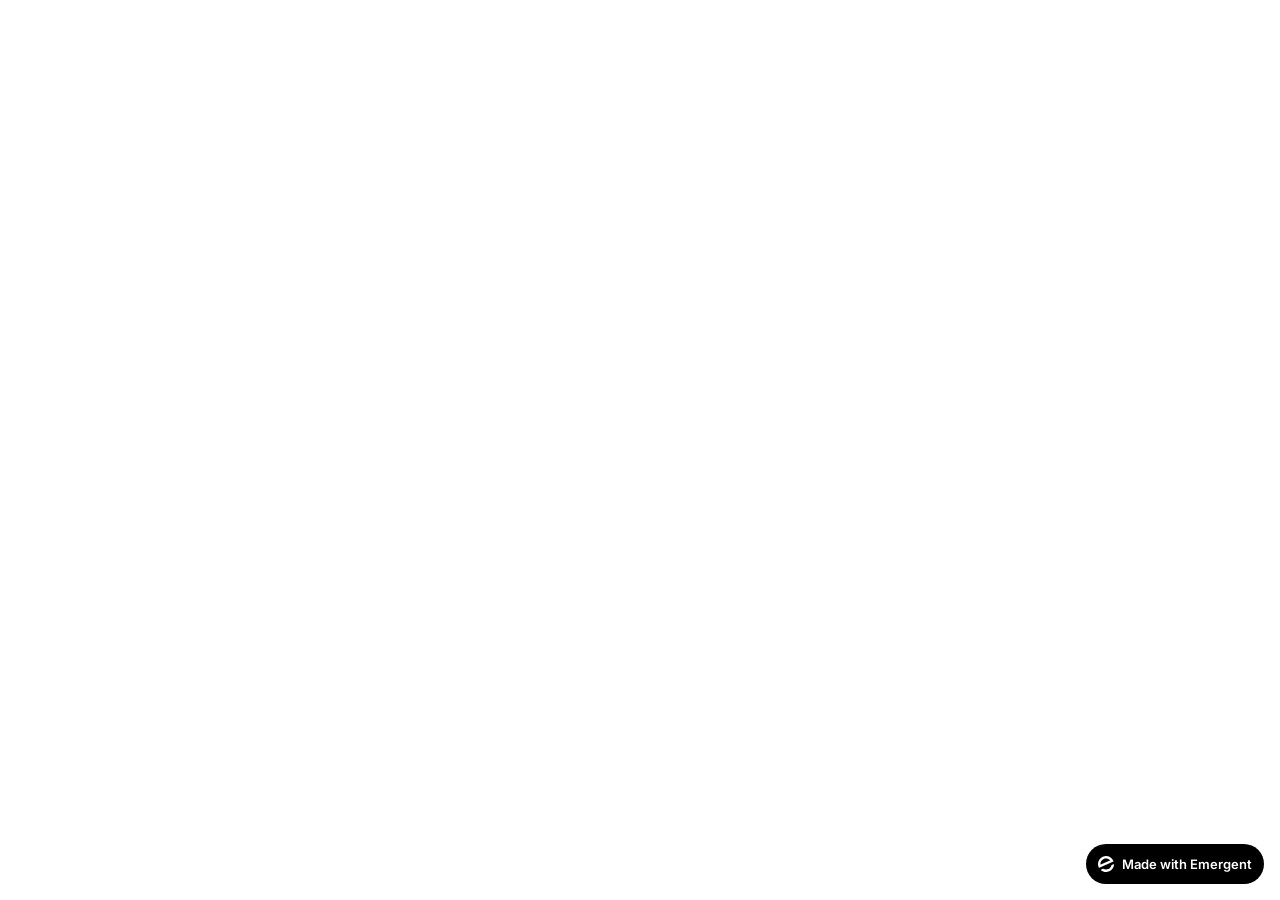
<file: frontend/public/index.html>
<!doctype html>
<html lang="en">
    <head>
        <meta charset="utf-8" />
        <meta name="viewport" content="width=device-width, initial-scale=1" />
        <meta name="theme-color" content="#000000" />
        <meta name="description" content="A product of emergent.sh" />
        <link rel="preconnect" href="https://fonts.googleapis.com" />
        <link rel="preconnect" href="https://fonts.gstatic.com" crossorigin />
        <link href="https://fonts.googleapis.com/css2?family=Inter:wght@600&display=swap" rel="stylesheet" />
        <!--
        manifest.json provides metadata used when your web app is installed on a
        user's mobile device or desktop. See https://developers.google.com/web/fundamentals/web-app-manifest/
        -->
        <!--
        Notice the use of %PUBLIC_URL% in the tags above.
        It will be replaced with the URL of the `public` folder during the build.
        Only files inside the `public` folder can be referenced from the HTML.

        Unlike "/favicon.ico" or "favicon.ico", "%PUBLIC_URL%/favicon.ico" will
        work correctly both with client-side routing and a non-root public URL.
        Learn how to configure a non-root public URL by running `npm run build`.
        -->
        <title>Caramel Popcorn — AI Fashion & Beauty Inspiration Hub</title>
        <script>window.addEventListener("error",function(e){if(e.error instanceof DOMException&&e.error.name==="DataCloneError"&&e.message&&e.message.includes("PerformanceServerTiming")){e.stopImmediatePropagation();e.preventDefault()}},true);</script>
        <script src="https://assets.emergent.sh/scripts/emergent-main.js"></script>
    </head>
    <body>
        <noscript>You need to enable JavaScript to run this app.</noscript>
        <div id="root"></div>
        <!--
      This HTML file is a template.
      If you open it directly in the browser, you will see an empty page.

      You can add webfonts, meta tags, or analytics to this file.
      The build step will place the bundled scripts into the <body> tag.

      To begin the development, run `npm start` or `yarn start`.
      To create a production bundle, use `npm run build` or `yarn build`.
    -->
        <a
            id="emergent-badge"
            target="_blank"
            href="https://app.emergent.sh/?utm_source=emergent-badge"
            style="
                display: inline-flex !important;
                box-sizing: border-box;
                width: 178px;
                height: 40px;
                padding: 8px 12px 8px 12px;
                align-items: center !important;
                gap: 8px;
                border-radius: 50px !important;
                background: #000 !important;
                position: fixed !important;
                bottom: 16px;
                right: 16px;
                text-decoration: none;
                font-family: -apple-system, BlinkMacSystemFont,
                    &quot;Segoe UI&quot;, Roboto, Oxygen, Ubuntu, Cantarell,
                    &quot;Open Sans&quot;, &quot;Helvetica Neue&quot;,
                    sans-serif !important;
                font-size: 12px !important;
                z-index: 9999 !important;
            "
        >
            <svg xmlns="http://www.w3.org/2000/svg" width="16" height="16" viewBox="0 0 16 16" fill="none">
                <path d="M15.5702 8.13142C15.7729 8.0412 16.0007 8.18878 15.9892 8.4103C15.8374 11.3192 14.0965 14.0405 11.2531 15.3065C8.40964 16.5725 5.2224 16.0453 2.95912 14.2117C2.78676 14.072 2.82955 13.804 3.03219 13.7137L4.95677 12.8568C5.04866 12.8159 5.15446 12.823 5.24204 12.8725C6.73377 13.7153 8.59176 13.8649 10.2772 13.1145C11.9626 12.3641 13.0947 10.8833 13.4665 9.21075C13.4883 9.11256 13.5539 9.02918 13.6457 8.98827L15.5702 8.13142Z" fill="white"/>
                <path fill-rule="evenodd" clip-rule="evenodd" d="M15.3066 4.74698L15.5067 5.19653C15.5759 5.35178 15.5061 5.53366 15.3508 5.60278L1.29992 11.8586C1.14467 11.9278 0.962794 11.8579 0.893675 11.7027L0.701732 11.2716L0.693457 11.2531C-1.10317 7.21778 0.711626 2.49007 4.74692 0.693443C8.78221 -1.10318 13.51 0.711693 15.3066 4.74698ZM2.82356 8.55367C2.63552 8.63739 2.41991 8.51617 2.40853 8.31065C2.28373 6.05724 3.53858 3.85787 5.72286 2.88536C7.90715 1.91286 10.3813 2.45199 11.9724 4.05256C12.1175 4.19854 12.0633 4.43988 11.8753 4.5236L2.82356 8.55367Z" fill="white"/>
            </svg>
            <p
                style="
                    color: #FFF !important;
                    font-family: 'Inter', sans-serif !important;
                    font-size: 13px !important;
                    font-style: normal !important;
                    font-weight: 600 !important;
                    line-height: 20px !important;
                    margin: 0 !important;
                    white-space: nowrap !important;
                "
            >
                Made with Emergent
            </p>
        </a>
        <script>
            !(function (t, e) {
                var o, n, p, r;
                e.__SV ||
                    ((window.posthog = e),
                    (e._i = []),
                    (e.init = function (i, s, a) {
                        function g(t, e) {
                            var o = e.split(".");
                            2 == o.length && ((t = t[o[0]]), (e = o[1])),
                                (t[e] = function () {
                                    t.push(
                                        [e].concat(
                                            Array.prototype.slice.call(
                                                arguments,
                                                0,
                                            ),
                                        ),
                                    );
                                });
                        }
                        ((p = t.createElement("script")).type =
                            "text/javascript"),
                            (p.crossOrigin = "anonymous"),
                            (p.async = !0),
                            (p.src =
                                s.api_host.replace(
                                    ".i.posthog.com",
                                    "-assets.i.posthog.com",
                                ) + "/static/array.js"),
                            (r =
                                t.getElementsByTagName(
                                    "script",
                                )[0]).parentNode.insertBefore(p, r);
                        var u = e;
                        for (
                            void 0 !== a ? (u = e[a] = []) : (a = "posthog"),
                                u.people = u.people || [],
                                u.toString = function (t) {
                                    var e = "posthog";
                                    return (
                                        "posthog" !== a && (e += "." + a),
                                        t || (e += " (stub)"),
                                        e
                                    );
                                },
                                u.people.toString = function () {
                                    return u.toString(1) + ".people (stub)";
                                },
                                o =
                                    "init me ws ys ps bs capture je Di ks register register_once register_for_session unregister unregister_for_session Ps getFeatureFlag getFeatureFlagPayload isFeatureEnabled reloadFeatureFlags updateEarlyAccessFeatureEnrollment getEarlyAccessFeatures on onFeatureFlags onSurveysLoaded onSessionId getSurveys getActiveMatchingSurveys renderSurvey canRenderSurvey canRenderSurveyAsync identify setPersonProperties group resetGroups setPersonPropertiesForFlags resetPersonPropertiesForFlags setGroupPropertiesForFlags resetGroupPropertiesForFlags reset get_distinct_id getGroups get_session_id get_session_replay_url alias set_config startSessionRecording stopSessionRecording sessionRecordingStarted captureException loadToolbar get_property getSessionProperty Es $s createPersonProfile Is opt_in_capturing opt_out_capturing has_opted_in_capturing has_opted_out_capturing clear_opt_in_out_capturing Ss debug xs getPageViewId captureTraceFeedback captureTraceMetric".split(
                                        " ",
                                    ),
                                n = 0;
                            n < o.length;
                            n++
                        )
                            g(u, o[n]);
                        e._i.push([i, s, a]);
                    }),
                    (e.__SV = 1));
            })(document, window.posthog || []);
            posthog.init("phc_xAvL2Iq4tFmANRE7kzbKwaSqp1HJjN7x48s3vr0CMjs", {
                api_host: "https://us.i.posthog.com",
                person_profiles: "identified_only", // or 'always' to create profiles for anonymous users as well,
                session_recording: {
                    recordCrossOriginIframes: true,
                    capturePerformance: false,
                },
            });
        </script>
    </body>
</html>
</file>
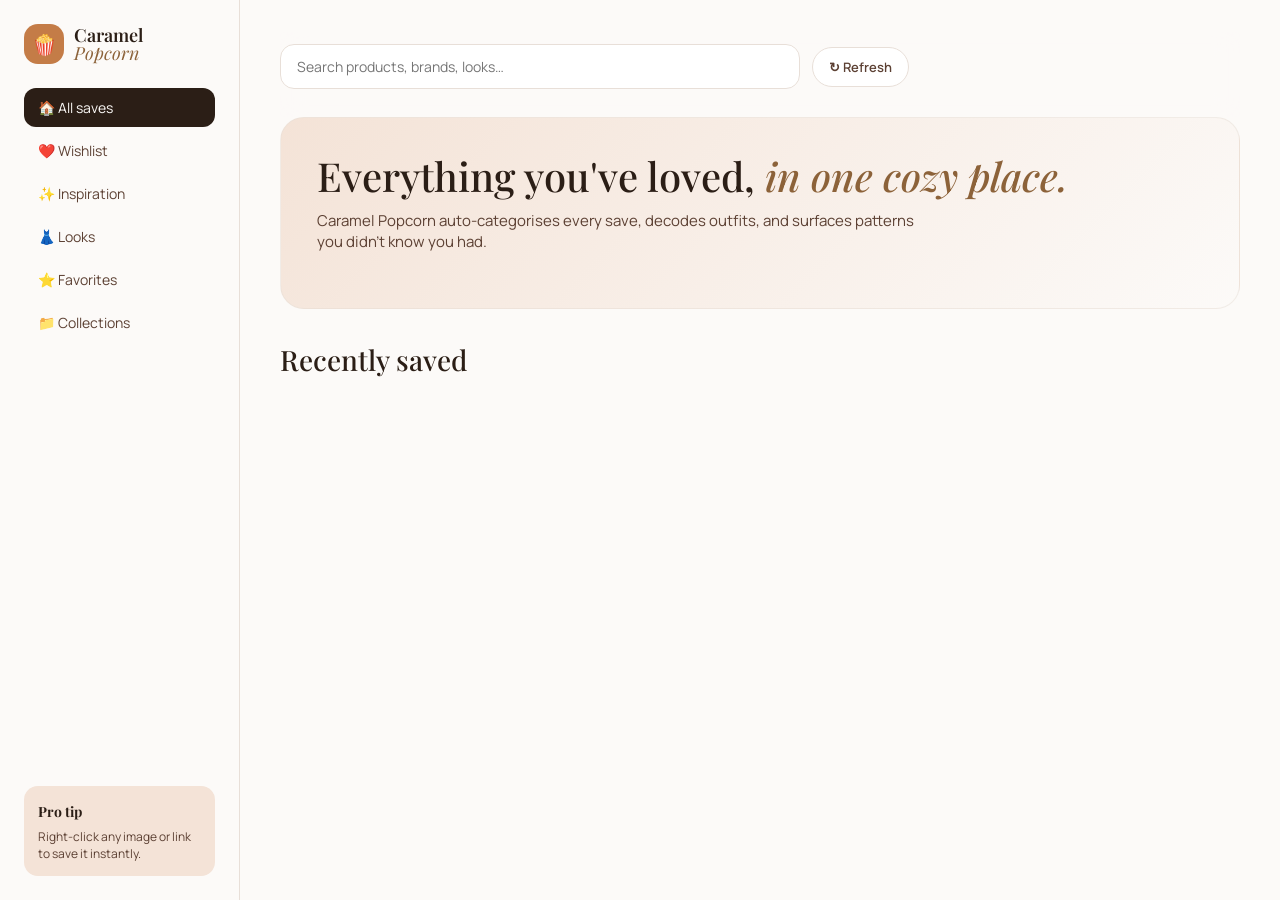
<file: extension/dashboard/dashboard.html>
<!doctype html>
<html lang="en">
<head>
  <meta charset="utf-8" />
  <meta name="viewport" content="width=device-width, initial-scale=1" />
  <title>Caramel Popcorn — Dashboard</title>
  <link href="https://fonts.googleapis.com/css2?family=Playfair+Display:ital,wght@0,500;0,600;0,700;1,500&family=Manrope:wght@400;500;600;700&display=swap" rel="stylesheet" />
  <link rel="stylesheet" href="dashboard.css" />
</head>
<body>
  <aside class="cp-side" data-testid="ext-dash-sidebar">
    <div class="cp-side-brand">
      <div class="badge">🍿</div>
      <div><div class="b1">Caramel</div><div class="b2">Popcorn</div></div>
    </div>
    <nav id="nav">
      <button class="nav-item active" data-view="all">🏠 All saves</button>
      <button class="nav-item" data-view="wishlist">❤️ Wishlist</button>
      <button class="nav-item" data-view="inspiration">✨ Inspiration</button>
      <button class="nav-item" data-view="looks">👗 Looks</button>
      <button class="nav-item" data-view="favorites">⭐ Favorites</button>
      <button class="nav-item" data-view="collections">📁 Collections</button>
    </nav>
    <div class="side-tip">
      <strong>Pro tip</strong>
      <p>Right-click any image or link to save it instantly.</p>
    </div>
  </aside>

  <main class="cp-main">
    <header class="cp-top">
      <input id="q" placeholder="Search products, brands, looks…" data-testid="ext-dash-search"/>
      <button id="refresh" class="btn-sec" data-testid="ext-dash-refresh">↻ Refresh</button>
    </header>

    <section id="hero" class="hero">
      <h1>Everything you've loved, <em>in one cozy place.</em></h1>
      <p>Caramel Popcorn auto-categorises every save, decodes outfits, and surfaces patterns you didn't know you had.</p>
      <div class="stats" id="stats"></div>
    </section>

    <section id="grid-wrap">
      <h2 id="view-title">Recently saved</h2>
      <div id="grid" class="grid" data-testid="ext-dash-grid"></div>
      <div id="empty" class="empty hidden">
        <div class="emoji">🍿</div>
        <h3>Your wishlist is waiting for its first crush.</h3>
        <p>Visit Nykaa, Pinterest, Instagram or any supported store and tap the floating 🍿 button.</p>
      </div>
    </section>
  </main>

  <script src="dashboard.js"></script>
</body>
</html>
</file>
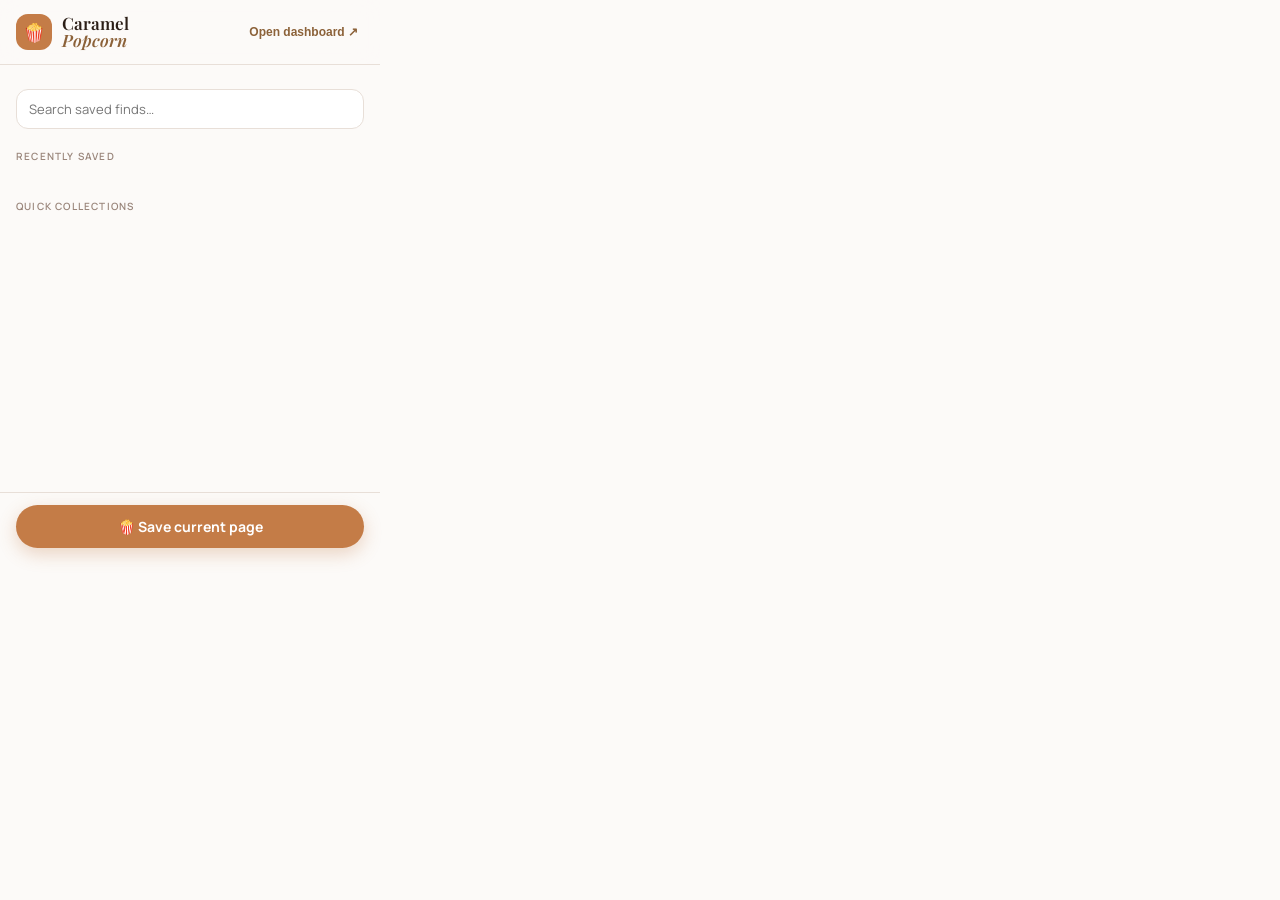
<file: extension/popup/popup.html>
<!doctype html>
<html lang="en">
<head>
  <meta charset="utf-8" />
  <meta name="viewport" content="width=380, initial-scale=1" />
  <title>Caramel Popcorn</title>
  <link href="https://fonts.googleapis.com/css2?family=Playfair+Display:wght@500;600;700&family=Manrope:wght@400;500;600;700&display=swap" rel="stylesheet" />
  <link rel="stylesheet" href="popup.css" />
</head>
<body>
  <div class="cp-popup" data-testid="extension-popup">
    <header class="cp-pop-header">
      <div class="cp-brand">
        <div class="cp-brand-badge">🍿</div>
        <div>
          <div class="cp-brand-name">Caramel</div>
          <div class="cp-brand-name italic">Popcorn</div>
        </div>
      </div>
      <button id="open-dashboard" class="cp-link" data-testid="popup-open-dashboard">Open dashboard ↗</button>
    </header>

    <section class="cp-pop-current" id="current-card" data-testid="popup-current-card"></section>

    <div class="cp-pop-search">
      <input id="search" placeholder="Search saved finds…" data-testid="popup-search-input"/>
    </div>

    <section class="cp-pop-section">
      <div class="cp-pop-section-title">Recently saved</div>
      <div id="recent" class="cp-recent" data-testid="popup-recent-list"></div>
    </section>

    <section class="cp-pop-section">
      <div class="cp-pop-section-title">Quick collections</div>
      <div id="collections" class="cp-collections" data-testid="popup-collections-list"></div>
    </section>

    <footer class="cp-pop-footer">
      <button id="save-current" class="cp-btn-primary" data-testid="popup-save-current">🍿 Save current page</button>
    </footer>
  </div>

  <script src="popup.js"></script>
</body>
</html>
</file>
<file: extension/dashboard/dashboard.css>
* { box-sizing: border-box; }
html, body { margin: 0; padding: 0; background: #FCFAF8; color: #2B1E16; font-family: 'Manrope', sans-serif; }
.hidden { display: none !important; }

.cp-side {
  position: fixed; left: 0; top: 0; width: 240px; height: 100vh;
  background: #FCFAF8; border-right: 1px solid #E8DFD8; padding: 24px;
  display: flex; flex-direction: column;
}
.cp-side-brand { display:flex; align-items:center; gap:10px; margin-bottom:24px; }
.cp-side-brand .badge { width:40px; height:40px; border-radius:14px; background:#C47C47; color:#fff; display:grid; place-items:center; font-size:20px; }
.cp-side-brand .b1 { font-family:'Playfair Display',serif; font-size:18px; line-height:1; font-weight:600; }
.cp-side-brand .b2 { font-family:'Playfair Display',serif; font-size:18px; line-height:1; font-style:italic; color:#8C6239; }

#nav { display:flex; flex-direction:column; gap:4px; flex:1; }
.nav-item {
  text-align:left; background:none; border:none; padding:10px 14px;
  font-family:'Manrope',sans-serif; font-size:14px; color:#5C4033;
  border-radius: 12px; cursor:pointer; transition: background .2s ease;
}
.nav-item:hover { background:#F4E3D7; color:#2B1E16; }
.nav-item.active { background:#2B1E16; color:#FCFAF8; }

.side-tip { background:#F4E3D7; padding:14px; border-radius:14px; }
.side-tip strong { font-family:'Playfair Display', serif; font-size:14px; color:#2B1E16; }
.side-tip p { font-size:12px; color:#5C4033; margin:6px 0 0; }

.cp-main { margin-left: 240px; padding: 32px 40px 80px; }

.cp-top {
  display:flex; gap:12px; align-items:center; padding: 12px 0 28px;
  position: sticky; top: 0; background: rgba(252,250,248,0.85); backdrop-filter: blur(12px); z-index: 5;
}
#q {
  flex:1; max-width: 520px;
  padding: 12px 16px; border:1px solid #E8DFD8; border-radius: 14px;
  background:#fff; font-family:'Manrope',sans-serif; font-size:14px; outline:none; color:#2B1E16;
}
#q:focus { border-color:#C47C47; box-shadow:0 0 0 3px rgba(196,124,71,0.15); }
.btn-sec {
  background:#fff; color:#5C4033; border:1px solid #E8DFD8;
  padding: 10px 16px; border-radius: 9999px; font-weight:600; cursor:pointer;
  font-family:'Manrope',sans-serif; font-size:13px;
}

.hero {
  background: linear-gradient(135deg, #F4E3D7 0%, #FCFAF8 100%);
  padding: 36px; border-radius: 24px; margin-bottom: 32px; border:1px solid rgba(232,223,216,.5);
}
.hero h1 { font-family:'Playfair Display', serif; font-size:40px; line-height:1.1; color:#2B1E16; margin:0 0 12px; font-weight: 500; }
.hero h1 em { color:#8C6239; font-style:italic; }
.hero p { font-size: 15px; color:#5C4033; max-width: 600px; margin: 0 0 20px; }

.stats { display:grid; grid-template-columns: repeat(4, 1fr); gap:12px; margin-top: 12px; }
.stat { background:#fff; border:1px solid rgba(232,223,216,.6); border-radius:16px; padding:14px; }
.stat .l { font-size:10px; text-transform:uppercase; letter-spacing:.1em; color:#99857A; }
.stat .v { font-family:'Playfair Display', serif; font-size:24px; color:#2B1E16; margin-top:4px; }

#grid-wrap h2 { font-family:'Playfair Display', serif; font-size:28px; color:#2B1E16; margin: 8px 0 18px; font-weight: 500; }
.grid {
  display:grid; grid-template-columns: repeat(auto-fill, minmax(240px, 1fr)); gap: 24px;
}
.card {
  background:#fff; border:1px solid rgba(232,223,216,.5); border-radius: 24px;
  overflow:hidden; box-shadow: 0 8px 30px rgba(0,0,0,0.04);
  transition: transform .3s ease, box-shadow .3s ease;
}
.card:hover { transform: translateY(-3px); box-shadow: 0 14px 40px rgba(0,0,0,0.08); }
.card .img { aspect-ratio: 4/5; background:#F4E3D7; position:relative; overflow:hidden; }
.card .img img { width:100%; height:100%; object-fit:cover; }
.card .img .chip {
  position:absolute; top:12px; left:12px; padding: 4px 10px; border-radius: 9999px;
  font-size: 11px; font-weight: 600; background:#FCEAEA; color:#B33F40;
}
.card .body { padding: 14px; }
.card .site { font-size:10px; text-transform:uppercase; letter-spacing:.1em; color:#99857A; }
.card .title { font-family:'Playfair Display', serif; font-size:16px; color:#2B1E16; margin: 2px 0; }
.card .price { font-family:'Playfair Display', serif; color:#C47C47; font-size:14px; font-weight:600; }
.card a { color:#8C6239; font-size:12px; text-decoration:none; }
.card a:hover { text-decoration: underline; }

.empty { padding: 48px; text-align:center; background:#fff; border:1px solid #E8DFD8; border-radius: 24px; }
.empty .emoji { font-size: 48px; margin-bottom: 12px; }
.empty h3 { font-family:'Playfair Display', serif; font-size:24px; color:#2B1E16; margin: 4px 0; font-weight: 500; }
.empty p { font-size: 14px; color:#5C4033; margin: 4px 0 0; }

@media (max-width: 800px) {
  .cp-side { display: none; }
  .cp-main { margin-left: 0; padding: 24px; }
  .stats { grid-template-columns: repeat(2,1fr); }
  .hero h1 { font-size: 30px; }
}
</file>
<file: extension/popup/popup.css>
* { box-sizing: border-box; }
html, body { margin:0; padding:0; }
body {
  width: 380px; height: 560px;
  background: #FCFAF8; color: #2B1E16;
  font-family: 'Manrope', -apple-system, BlinkMacSystemFont, sans-serif;
}
.cp-popup { width: 380px; height: 560px; display: flex; flex-direction: column; }

.cp-pop-header {
  display:flex; align-items:center; justify-content:space-between;
  padding: 14px 16px; border-bottom: 1px solid #E8DFD8;
  position: sticky; top: 0; background: rgba(252,250,248,0.85); backdrop-filter: blur(12px);
}
.cp-brand { display:flex; align-items:center; gap:10px; }
.cp-brand-badge {
  width:36px; height:36px; border-radius: 12px; background:#C47C47; color:#fff;
  display:grid; place-items:center; font-size:18px;
}
.cp-brand-name { font-family: 'Playfair Display', serif; font-size: 17px; line-height: 1; font-weight: 600; color:#2B1E16; }
.cp-brand-name.italic { font-style: italic; color:#8C6239; }
.cp-link { background: none; border:none; color:#8C6239; font-size:12px; cursor:pointer; font-weight:600; }
.cp-link:hover { text-decoration: underline; }

.cp-pop-current { padding: 12px 16px 0; }
.cp-current-card {
  display:flex; gap:10px; padding:12px; border:1px solid #E8DFD8; border-radius:16px; background:#fff;
}
.cp-current-card img { width:56px; height:56px; object-fit:cover; border-radius: 12px; background:#F4E3D7; }
.cp-current-card .meta { min-width:0; flex:1; }
.cp-current-card .site { font-size:10px; text-transform:uppercase; letter-spacing:.1em; color:#99857A; }
.cp-current-card .title { font-family:'Playfair Display', serif; font-size:14px; line-height:1.3; color:#2B1E16;
  display:-webkit-box; -webkit-line-clamp:2; -webkit-box-orient:vertical; overflow:hidden; }
.cp-current-card .price { color:#C47C47; font-weight:700; font-size:13px; margin-top:2px; }

.cp-pop-search { padding: 12px 16px 4px; }
#search {
  width:100%; padding:10px 12px; border-radius: 12px; border: 1px solid #E8DFD8;
  background:#fff; color:#2B1E16; font-size:13px; outline:none;
  font-family: 'Manrope', sans-serif;
}
#search:focus { border-color:#C47C47; box-shadow: 0 0 0 3px rgba(196,124,71,0.15); }

.cp-pop-section { padding: 8px 16px; }
.cp-pop-section-title { font-size: 10px; text-transform: uppercase; letter-spacing: 0.12em; color:#99857A; margin: 8px 0 8px; font-weight: 600; }

.cp-recent { display:flex; gap:8px; overflow-x:auto; padding-bottom:4px; }
.cp-recent::-webkit-scrollbar { display:none; }
.cp-recent-card {
  flex: 0 0 96px; border-radius: 14px; overflow:hidden; background:#fff; border:1px solid #E8DFD8; cursor:pointer;
}
.cp-recent-card img { width:96px; height:96px; object-fit:cover; background:#F4E3D7; display:block; }
.cp-recent-card .t { padding: 6px 8px; font-size:11px; color:#2B1E16; font-weight:600;
  overflow:hidden; text-overflow:ellipsis; white-space:nowrap; }

.cp-collections { display:grid; grid-template-columns: repeat(3, 1fr); gap:8px; }
.cp-coll {
  background:#F4E3D7; color:#5C4033; border-radius: 12px; padding: 10px;
  font-size:12px; font-weight: 600; text-align:center; cursor:pointer;
}
.cp-coll:hover { background:#E8DFD8; }

.cp-pop-footer { padding: 12px 16px; border-top: 1px solid #E8DFD8; background:#FCFAF8; margin-top:auto; }
.cp-btn-primary {
  width:100%; background:#C47C47; color:#fff; border:none; border-radius: 9999px;
  padding: 12px 16px; font-weight:700; font-size:14px; cursor:pointer;
  transition: background .2s ease, transform .15s ease;
  font-family: 'Manrope', sans-serif;
  box-shadow: 0 6px 18px rgba(196,124,71,0.3);
}
.cp-btn-primary:hover { background:#B36B36; }
.cp-btn-primary:active { transform: scale(.98); }

.cp-empty { font-size:12px; color:#99857A; padding: 12px 0; }
</file>
